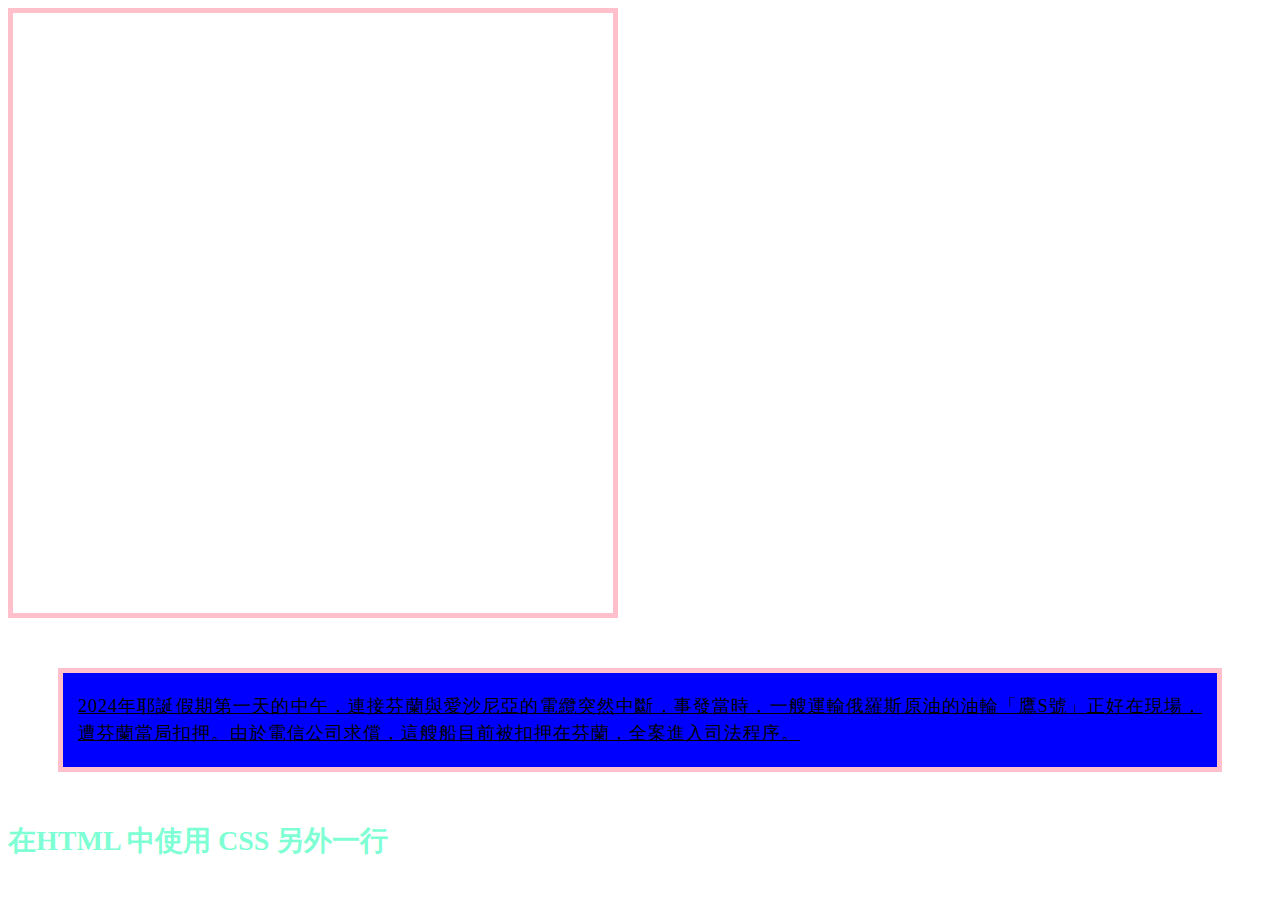
<file: index.html>
<!DOCTYPE html>
<html lang="en">

    <head>
        <meta charset="UTF-8">
        <meta name ="viewport" content="width=device-width, initail-scale=1.0">
        <title>Document</title>

        <link rel="preconnect" href="https://fonts.googleapis.com">
    
    
    <style>
        /*在這個html 檔案中，如果有用到<p> tag的話，就使用下面的 css stlyes*/
    p{
        box-sizing: border-box;
        width: 500px;
        text-align: left;
        font-size: 16px;
        line-height: 1.5;
        letter-spacing: 1px;
        background-color: lightsalmon;
        padding 20px 15px;
        border: 5px solid lightsalmon;
        margin:50px
    }
    </style>
</head>

<body>
<div
style="
width: 600px;
height: 600px;
border: 5px solid pink;"
border-radius
>
</div>
 <div style="
            text-align: justify;
            font-size: 18px;
            line-height: 1.5;
            letter-spacing:1px;
            background-color: blue;
            text-decoration: wavy 2px solid;
            text-decoration: underline;
            padding: 20px 15px 20px 15px;
            padding:20px 15px;

            border:5px solid pink;

            border-left-color: pink;
            border-left-width: 5px;
            border-left-style: solid;

            border-bottom-color: pink;
            border-bottom-width: 5px;
            border-bottom-style: solid;

            border-right-color: pink;
            border-right-width: 5px;
            border-right-style: solid;

            margin: 50px;
            ">
            2024年耶誕假期第一天的中午，連接芬蘭與愛沙尼亞的電纜突然中斷，事發當時，一艘運輸俄羅斯原油的油輪「鷹S號」正好在現場，遭芬蘭當局扣押。由於電信公司求償，這艘船目前被扣押在芬蘭，全案進入司法程序。
        </div>
    <span style="color: aquamarine;font-size: 28px;font-weight: bold;">
        在HTML 中使用 CSS
        另外一行
    </span>
    <h1></h1>
    <h2></h2>
    <h3></h3>

<body>
<div style="background-image: url(https://nickhsine.github.io/teach-at-nccu/assets/images/image-1.jpg);"
width:1023px;
height:683px;
</file>
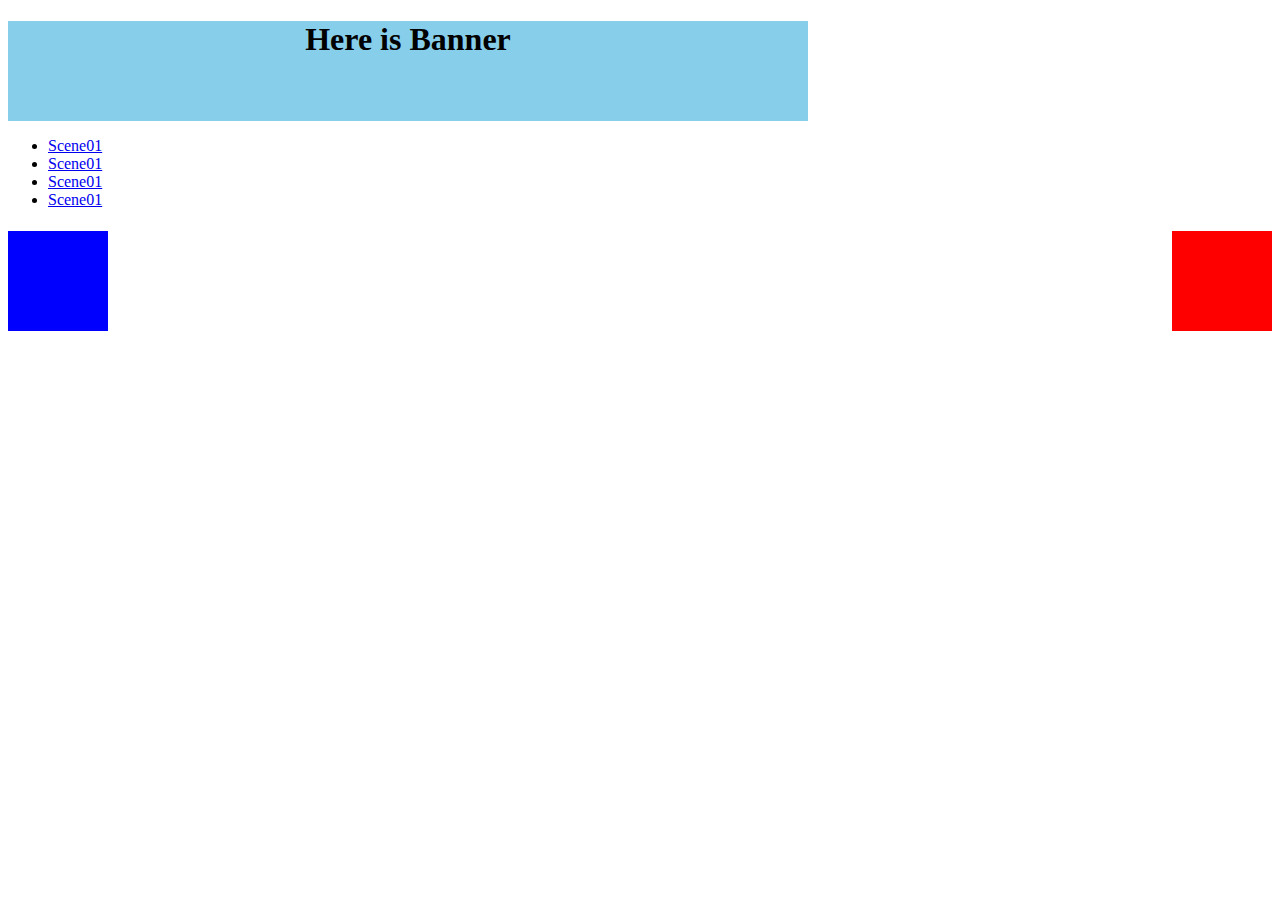
<file: as01/index.html>
<!DOCTYPE html>
<html lang="en">
<head>
    <meta charset="UTF-8">
    <meta name="viewport" content="width=device-width, initial-scale=1.0">
    <title>Document</title>
    <link rel="stylesheet" href="style.css">
    <style>
        h1{
            text-align:center;
        }
    </style>
</head>
<body>
    <div id="banner"><h1>Here is Banner</h1></div>
    <div id="nav">
        <ul>
            <li><a href="#Scene01">Scene01</a></li>
            <li><a href="#Scene02">Scene01</a></li>
            <li><a href="#Scene03">Scene01</a></li>
            <li><a href="#Scene04">Scene01</a></li>
        </ul>
    </div>
    <div id ="content">
        <section id ="Scene01"> </section>
        <section id ="Scene02"> </section>
        <section id ="Scene03" style="color:blue;text-align:center;"><h1></section>
        <section id ="Scene04"> </section>
    </div>

    <div style="background-color:lightgray;">
    <div style="float:left; width: 100px; height: 100px; background-color: blue;"></div>
    <div style="float:right; width: 100px; height: 100px; background-color: red;"></div>
</div>
</body>
</html>
</file>
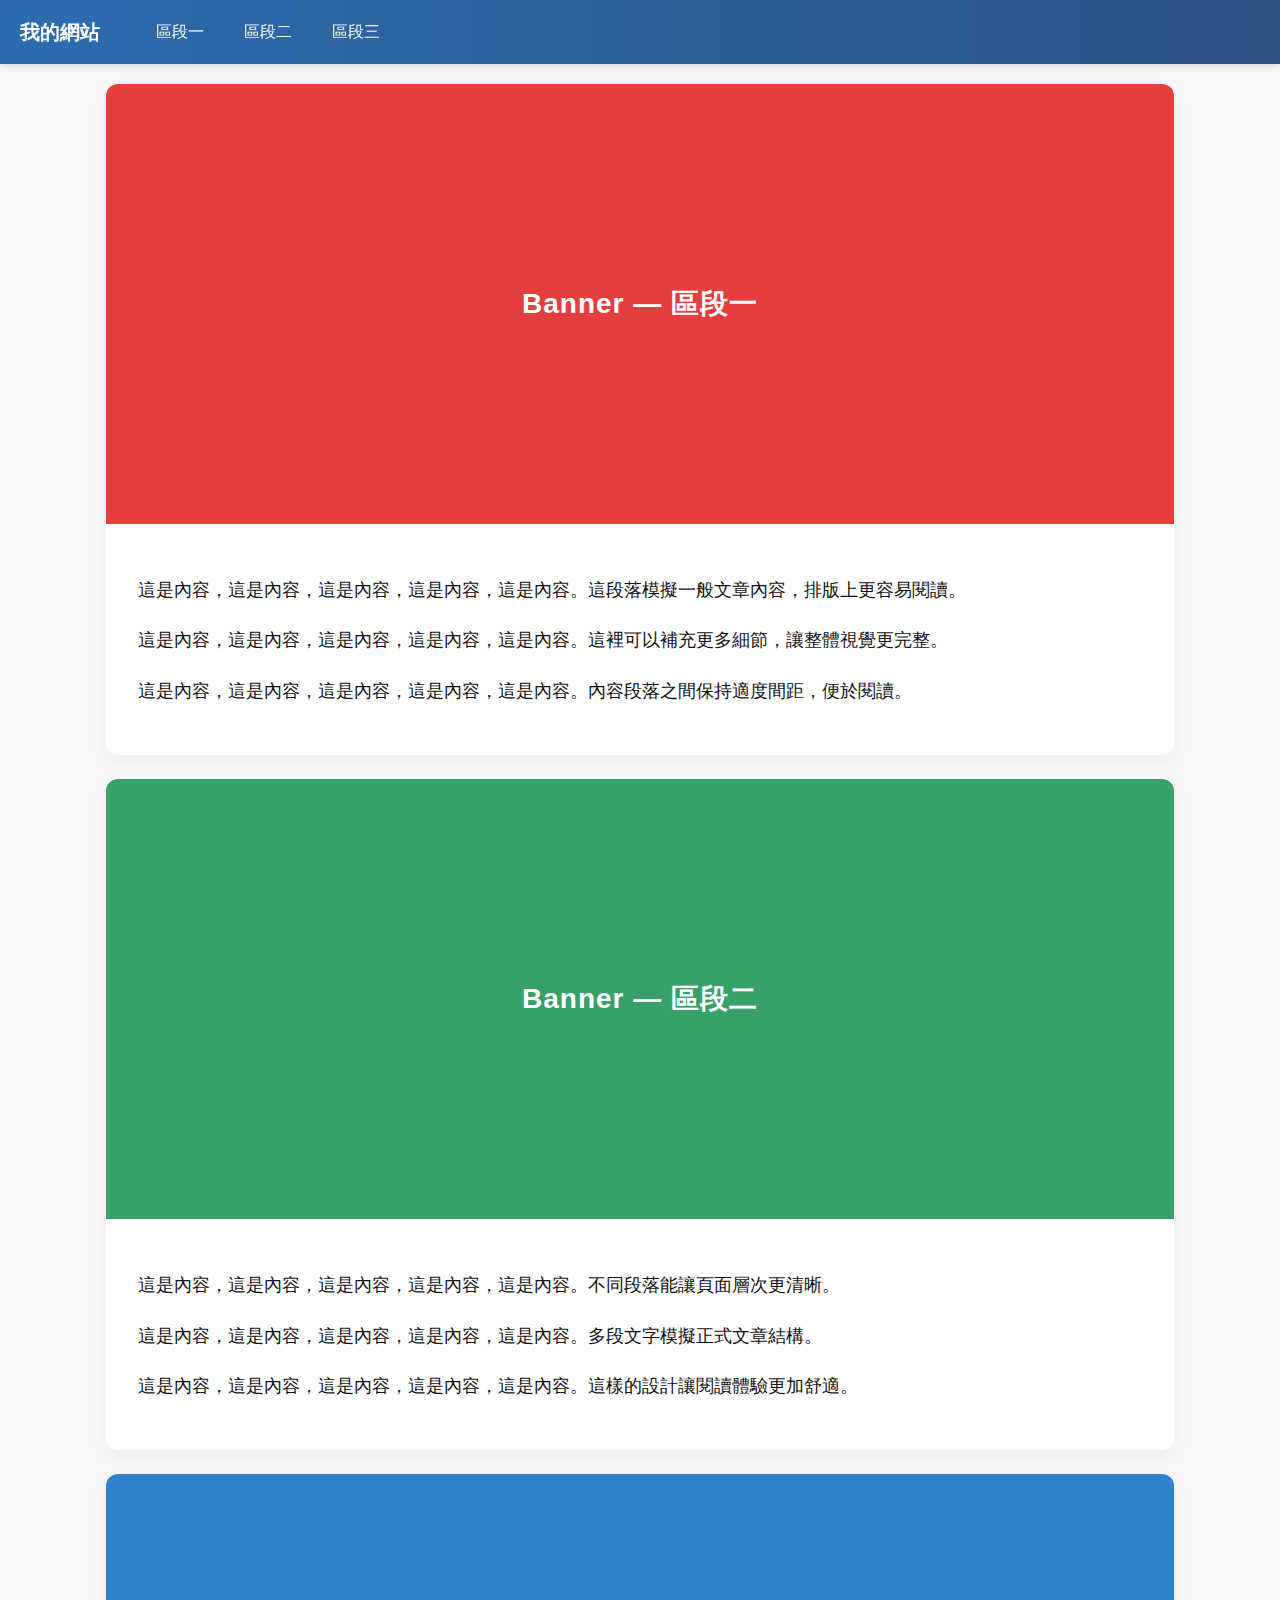
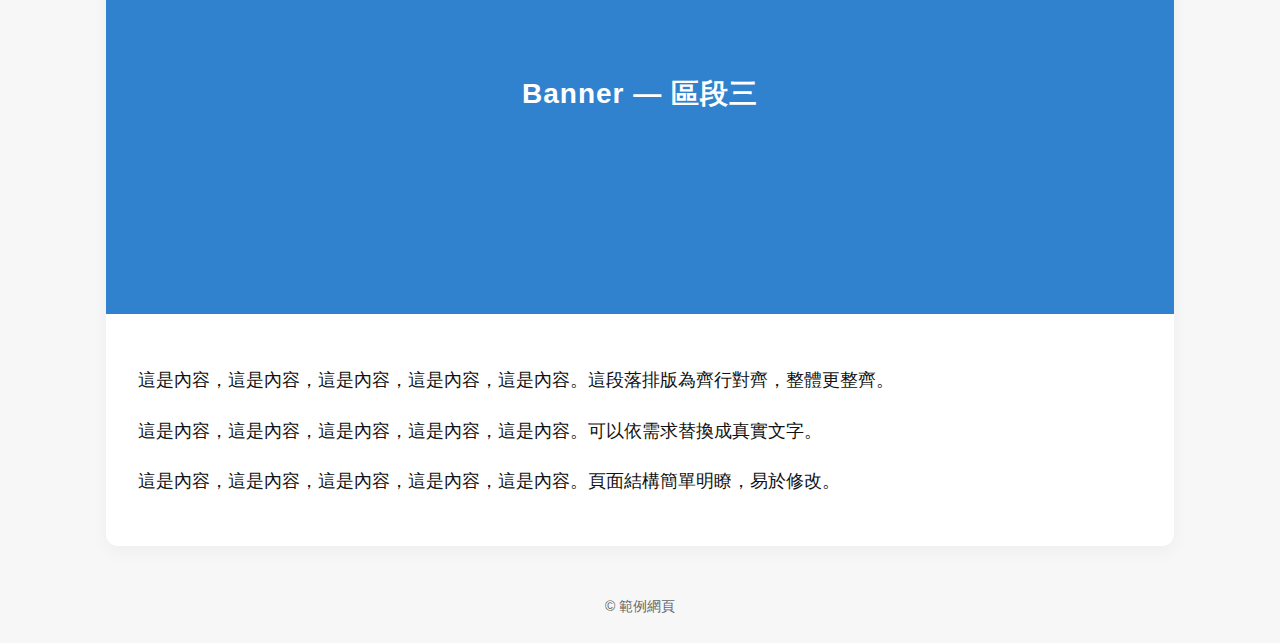
<file: as02/index.html>
<!doctype html>
<html lang="zh-Hant">
<head>
  <meta charset="utf-8">
  <meta name="viewport" content="width=device-width, initial-scale=1">
  <title>三區段範例網頁</title>
  <style>
    :root{
      --nav-height: 64px;
      --banner-height: 440px; /* 高度x2 */
      --accent: #2b6cb0;
      --bg: #f7f7f8;
      --card: #ffffff;
      --gap: 24px;
    }
    *{box-sizing: border-box}
    html {
      scroll-behavior: smooth; /* 平滑捲動 */
    }
    body{
      margin:0;
      font-family: -apple-system, BlinkMacSystemFont, "Segoe UI", Roboto, "Noto Sans TC", "Helvetica Neue", Arial;
      background: var(--bg);
      color:#111;
      line-height:1.8;
    }

    /* Navigator 置頂 */
    .nav{
      position:sticky;
      top:0;
      left:0;
      width:100%;
      height:var(--nav-height);
      background:linear-gradient(90deg,var(--accent), #2c5282);
      color:white;
      display:flex;
      align-items:center;
      padding:0 20px;
      gap:20px;
      z-index:1000;
      box-shadow:0 2px 6px rgba(10,10,10,0.12);
    }
    .nav .brand{
      font-weight:700;
      font-size:20px;
      margin-right:24px;
    }
    .nav nav{display:flex; gap:16px}
    .nav a{
      color:rgba(255,255,255,0.95);
      text-decoration:none;
      padding:8px 12px;
      border-radius:8px;
      transition: all 0.2s ease;
    }
    .nav a:hover{
      background:rgba(255,255,255,0.08);
      transform: scale(1.1);
    }

    main{max-width:1100px; margin:20px auto; padding:0 16px}
    section{background:var(--card); border-radius:12px; overflow:hidden; margin-bottom:var(--gap); box-shadow:0 6px 18px rgba(15,15,15,0.04)}

    .banner{
      height:var(--banner-height);
      display:flex;
      align-items:center;
      justify-content:center;
      font-size:28px;
      font-weight:600;
      color:white;
      letter-spacing:1px;
    }
    /* 三個不同顏色 */
    .banner.one{background:#e53e3e;}
    .banner.two{background:#38a169;}
    .banner.three{background:#3182ce;}

    .section-body{padding:32px; font-size:18px}
    .section-body p{margin-bottom:16px; text-align:justify}

    /* responsive adjustments */
    @media (max-width:768px){
      :root{--banner-height:320px; --nav-height:56px}
      .nav .brand{font-size:16px}
      .banner{font-size:20px}
      .section-body{padding:20px; font-size:16px}
    }
  </style>
</head>
<body>
  <header class="nav">
    <div class="brand">我的網站</div>
    <nav>
      <a href="#section1">區段一</a>
      <a href="#section2">區段二</a>
      <a href="#section3">區段三</a>
    </nav>
  </header>

  <main>
    <section id="section1">
      <div class="banner one">Banner — 區段一</div>
      <div class="section-body">
        <p>這是內容，這是內容，這是內容，這是內容，這是內容。這段落模擬一般文章內容，排版上更容易閱讀。</p>
        <p>這是內容，這是內容，這是內容，這是內容，這是內容。這裡可以補充更多細節，讓整體視覺更完整。</p>
        <p>這是內容，這是內容，這是內容，這是內容，這是內容。內容段落之間保持適度間距，便於閱讀。</p>
      </div>
    </section>

    <section id="section2">
      <div class="banner two">Banner — 區段二</div>
      <div class="section-body">
        <p>這是內容，這是內容，這是內容，這是內容，這是內容。不同段落能讓頁面層次更清晰。</p>
        <p>這是內容，這是內容，這是內容，這是內容，這是內容。多段文字模擬正式文章結構。</p>
        <p>這是內容，這是內容，這是內容，這是內容，這是內容。這樣的設計讓閱讀體驗更加舒適。</p>
      </div>
    </section>

    <section id="section3">
      <div class="banner three">Banner — 區段三</div>
      <div class="section-body">
        <p>這是內容，這是內容，這是內容，這是內容，這是內容。這段落排版為齊行對齊，整體更整齊。</p>
        <p>這是內容，這是內容，這是內容，這是內容，這是內容。可以依需求替換成真實文字。</p>
        <p>這是內容，這是內容，這是內容，這是內容，這是內容。頁面結構簡單明瞭，易於修改。</p>
      </div>
    </section>
  </main>

  <footer style="text-align:center; padding:24px 12px; color:#666; font-size:14px">
    © 範例網頁
  </footer>
</body>
</html>
</file>
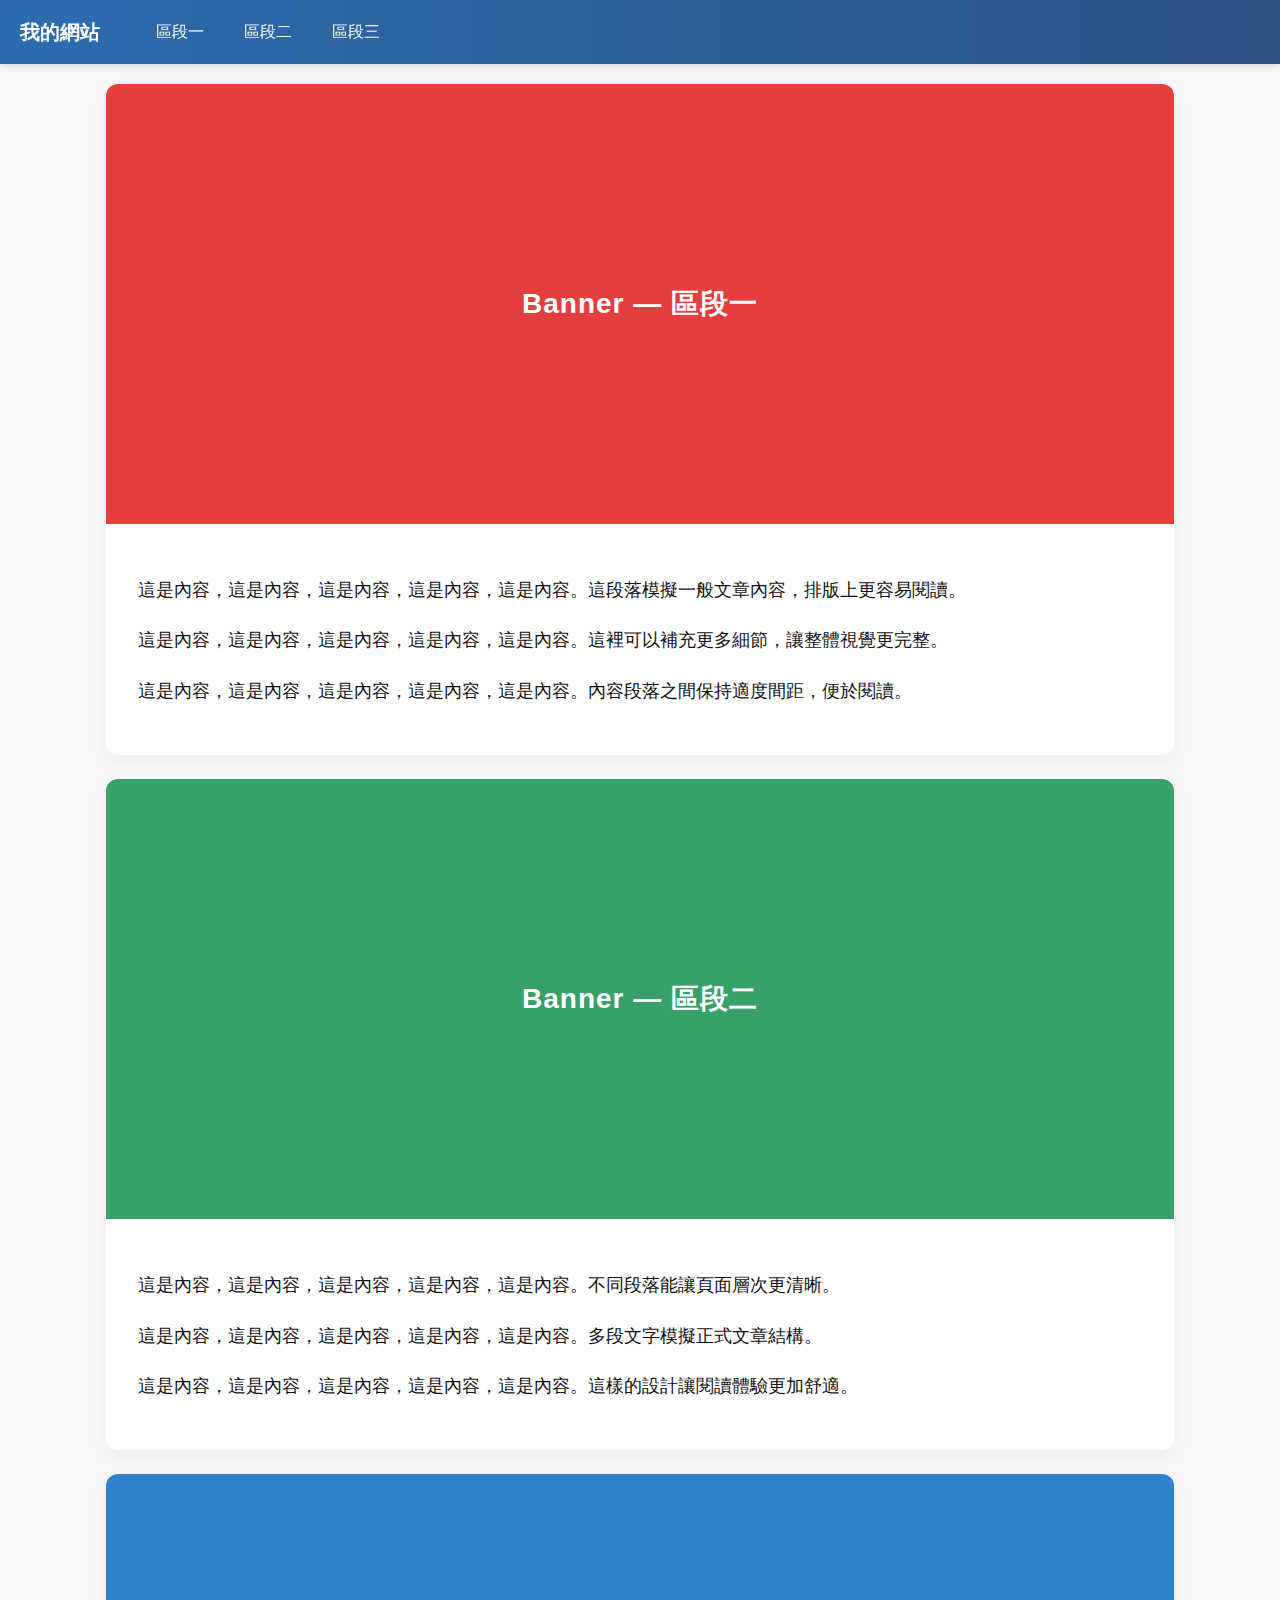
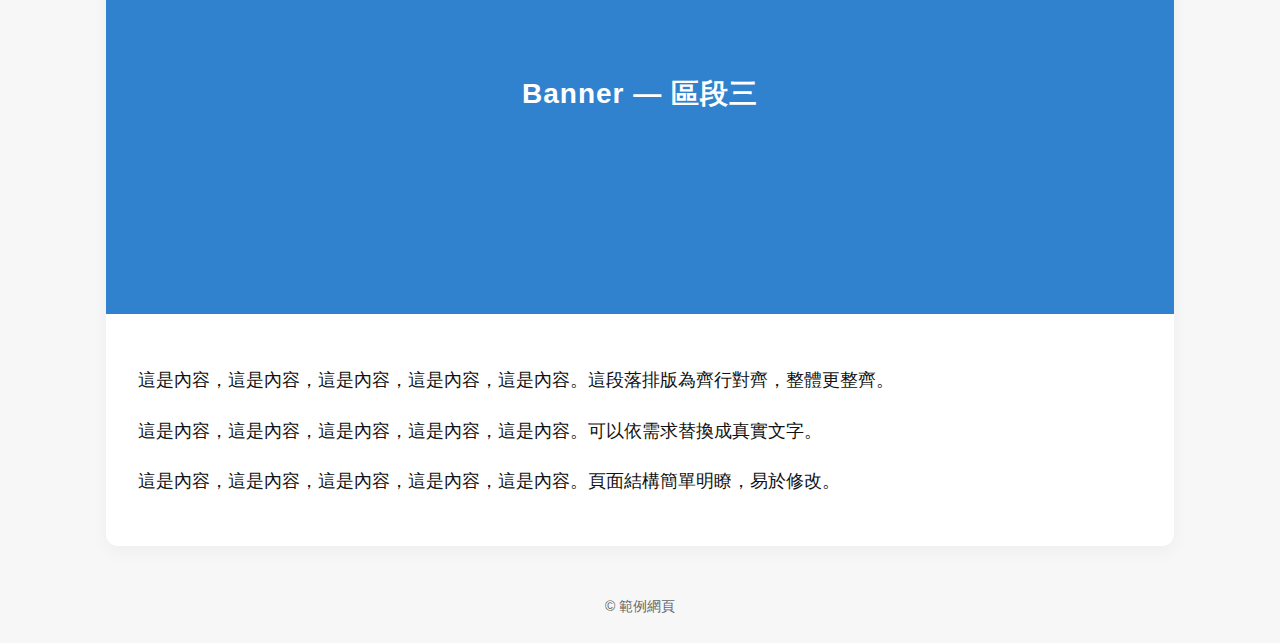
<file: as03/index.html>
<!doctype html>
<html lang="zh-Hant">
<head>
  <meta charset="utf-8">
  <meta name="viewport" content="width=device-width, initial-scale=1">
  <title>三區段範例網頁</title>
  <style>
    :root{
      --nav-height: 64px;
      --banner-height: 440px; /* 高度x2 */
      --accent: #2b6cb0;
      --bg: #f7f7f8;
      --card: #ffffff;
      --gap: 24px;
    }
    *{box-sizing: border-box}
    html {
      scroll-behavior: smooth; /* 平滑捲動 */
    }
    body{
      margin:0;
      font-family: -apple-system, BlinkMacSystemFont, "Segoe UI", Roboto, "Noto Sans TC", "Helvetica Neue", Arial;
      background: var(--bg);
      color:#111;
      line-height:1.8;
    }

    /* Navigator 置頂 */
    .nav{
      position:sticky;
      top:0;
      left:0;
      width:100%;
      height:var(--nav-height);
      background:linear-gradient(90deg,var(--accent), #2c5282);
      color:white;
      display:flex;
      align-items:center;
      padding:0 20px;
      gap:20px;
      z-index:1000;
      box-shadow:0 2px 6px rgba(10,10,10,0.12);
    }
    .nav .brand{
      font-weight:700;
      font-size:20px;
      margin-right:24px;
    }
    .nav nav{display:flex; gap:16px}
    .nav a{
      color:rgba(255,255,255,0.95);
      text-decoration:none;
      padding:8px 12px;
      border-radius:8px;
      transition: all 0.2s ease;
    }
    .nav a:hover{
      background:rgba(255,255,255,0.08);
      transform: scale(1.1);
    }

    main{max-width:1100px; margin:20px auto; padding:0 16px}
    section{background:var(--card); border-radius:12px; overflow:hidden; margin-bottom:var(--gap); box-shadow:0 6px 18px rgba(15,15,15,0.04)}

    .banner{
      height:var(--banner-height);
      display:flex;
      align-items:center;
      justify-content:center;
      font-size:28px;
      font-weight:600;
      color:white;
      letter-spacing:1px;
    }
    /* 三個不同顏色 */
    .banner.one{background:#e53e3e;}
    .banner.two{background:#38a169;}
    .banner.three{background:#3182ce;}

    .section-body{padding:32px; font-size:18px}
    .section-body p{margin-bottom:16px; text-align:justify}

    /* responsive adjustments */
    @media (max-width:768px){
      :root{--banner-height:320px; --nav-height:56px}
      .nav .brand{font-size:16px}
      .banner{font-size:20px}
      .section-body{padding:20px; font-size:16px}
    }
  </style>
</head>
<body>
  <header class="nav">
    <div class="brand">我的網站</div>
    <nav>
      <a href="#section1">區段一</a>
      <a href="#section2">區段二</a>
      <a href="#section3">區段三</a>
    </nav>
  </header>

  <main>
    <section id="section1">
      <div class="banner one">Banner — 區段一</div>
      <div class="section-body">
        <p>這是內容，這是內容，這是內容，這是內容，這是內容。這段落模擬一般文章內容，排版上更容易閱讀。</p>
        <p>這是內容，這是內容，這是內容，這是內容，這是內容。這裡可以補充更多細節，讓整體視覺更完整。</p>
        <p>這是內容，這是內容，這是內容，這是內容，這是內容。內容段落之間保持適度間距，便於閱讀。</p>
      </div>
    </section>

    <section id="section2">
      <div class="banner two">Banner — 區段二</div>
      <div class="section-body">
        <p>這是內容，這是內容，這是內容，這是內容，這是內容。不同段落能讓頁面層次更清晰。</p>
        <p>這是內容，這是內容，這是內容，這是內容，這是內容。多段文字模擬正式文章結構。</p>
        <p>這是內容，這是內容，這是內容，這是內容，這是內容。這樣的設計讓閱讀體驗更加舒適。</p>
      </div>
    </section>

    <section id="section3">
      <div class="banner three">Banner — 區段三</div>
      <div class="section-body">
        <p>這是內容，這是內容，這是內容，這是內容，這是內容。這段落排版為齊行對齊，整體更整齊。</p>
        <p>這是內容，這是內容，這是內容，這是內容，這是內容。可以依需求替換成真實文字。</p>
        <p>這是內容，這是內容，這是內容，這是內容，這是內容。頁面結構簡單明瞭，易於修改。</p>
      </div>
    </section>
  </main>

  <footer style="text-align:center; padding:24px 12px; color:#666; font-size:14px">
    © 範例網頁
  </footer>
</body>
</html>
</file>
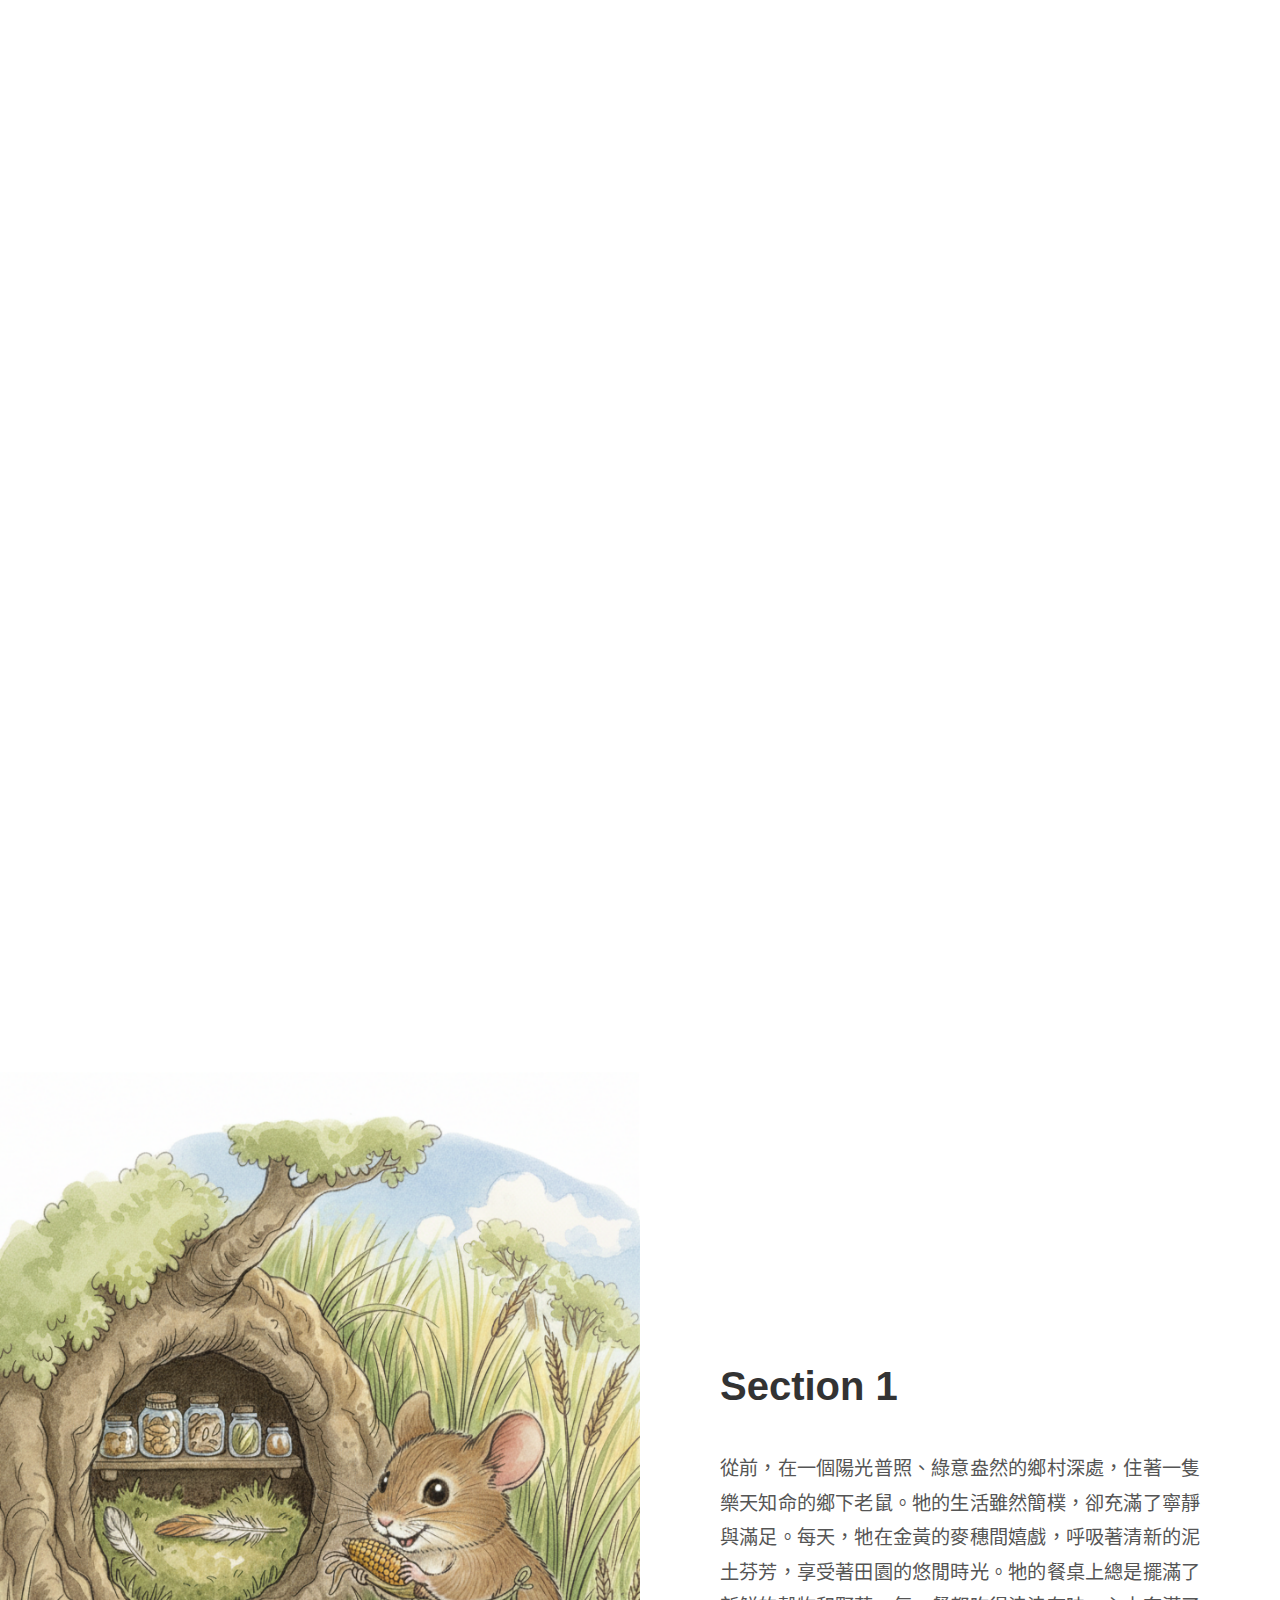
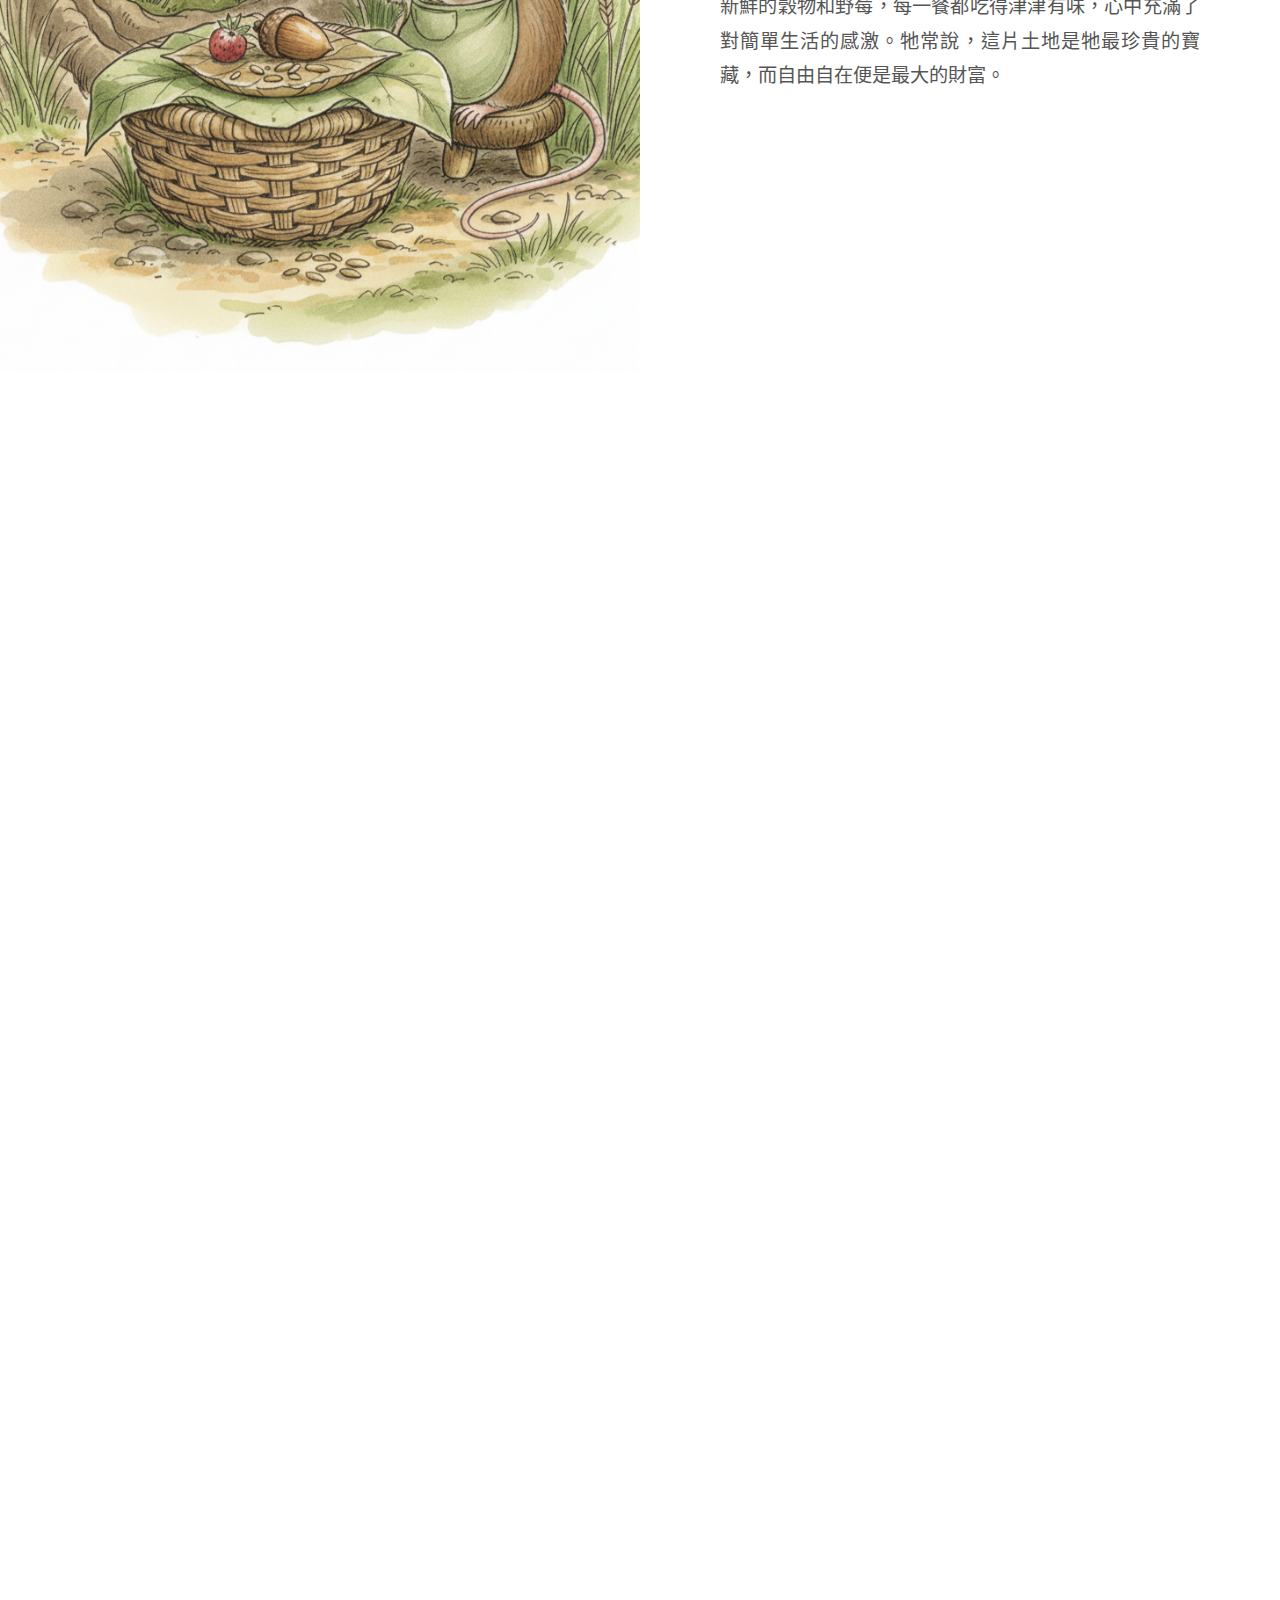
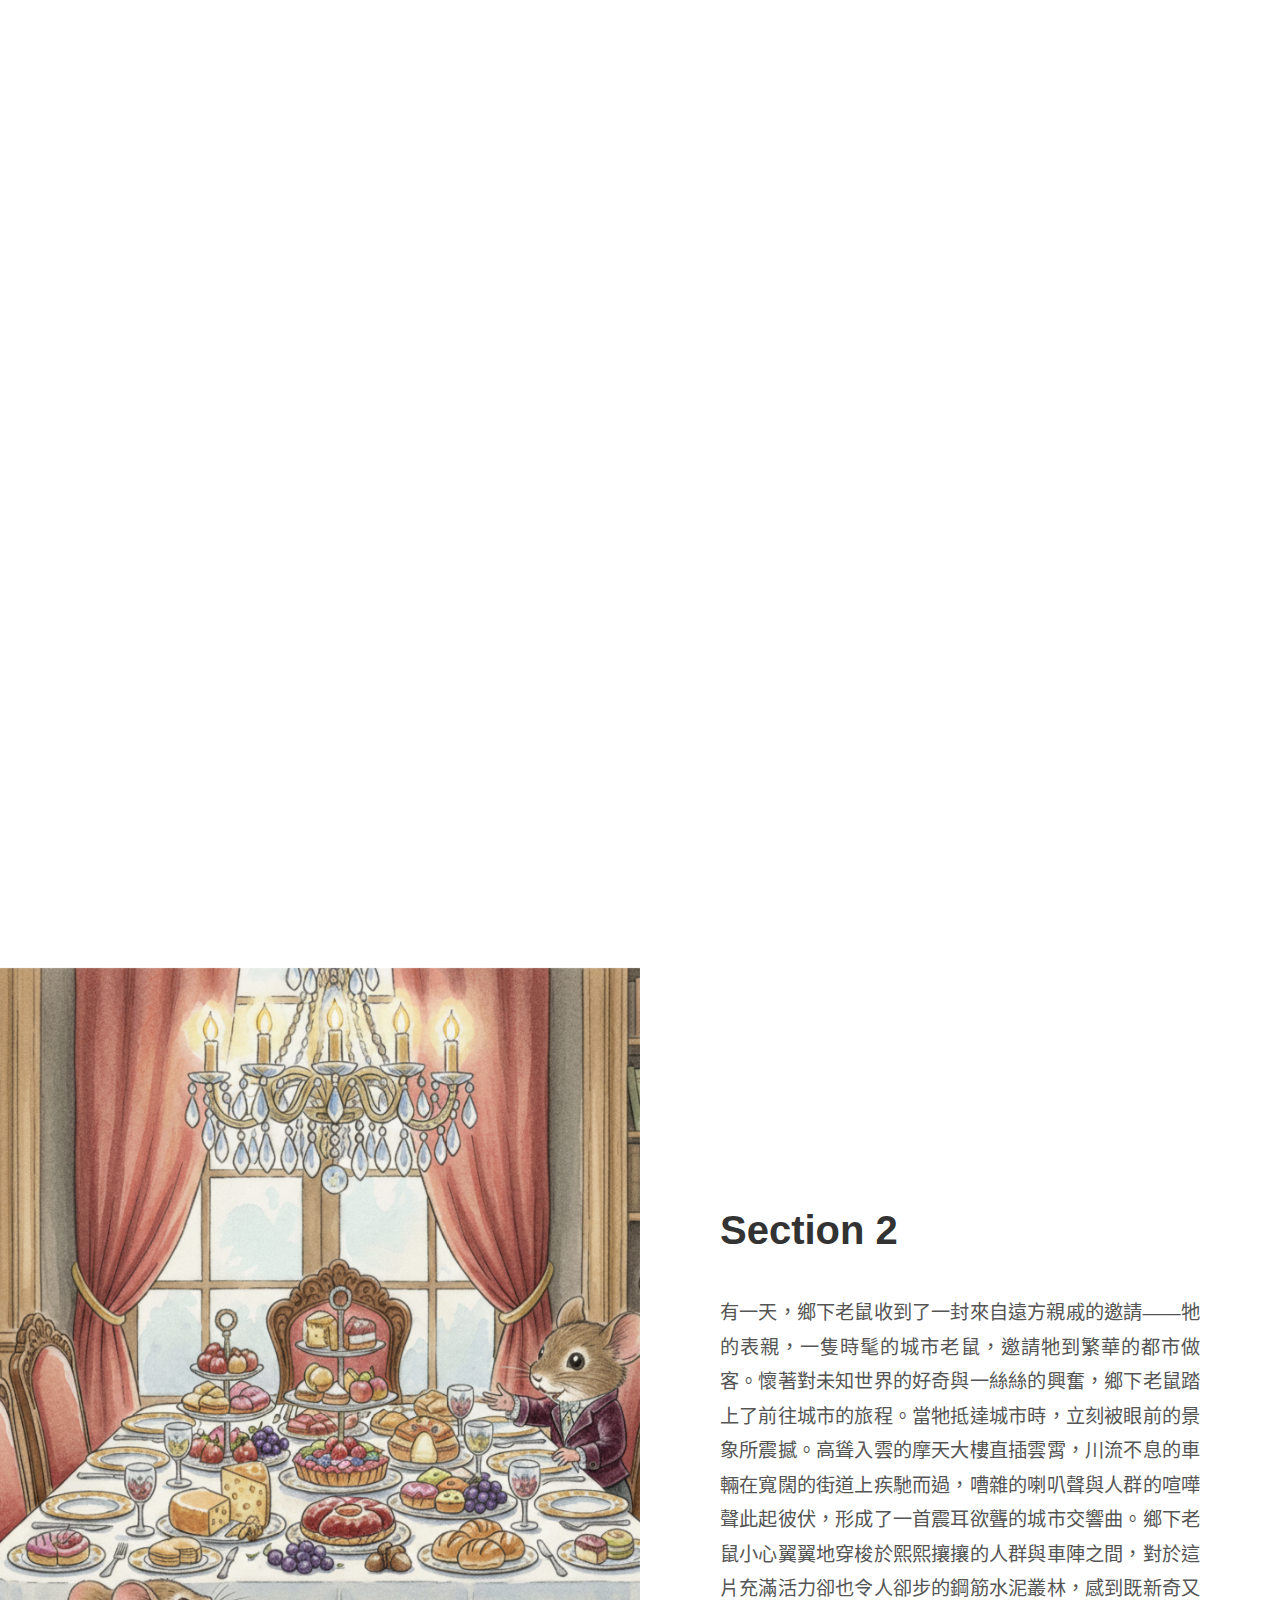
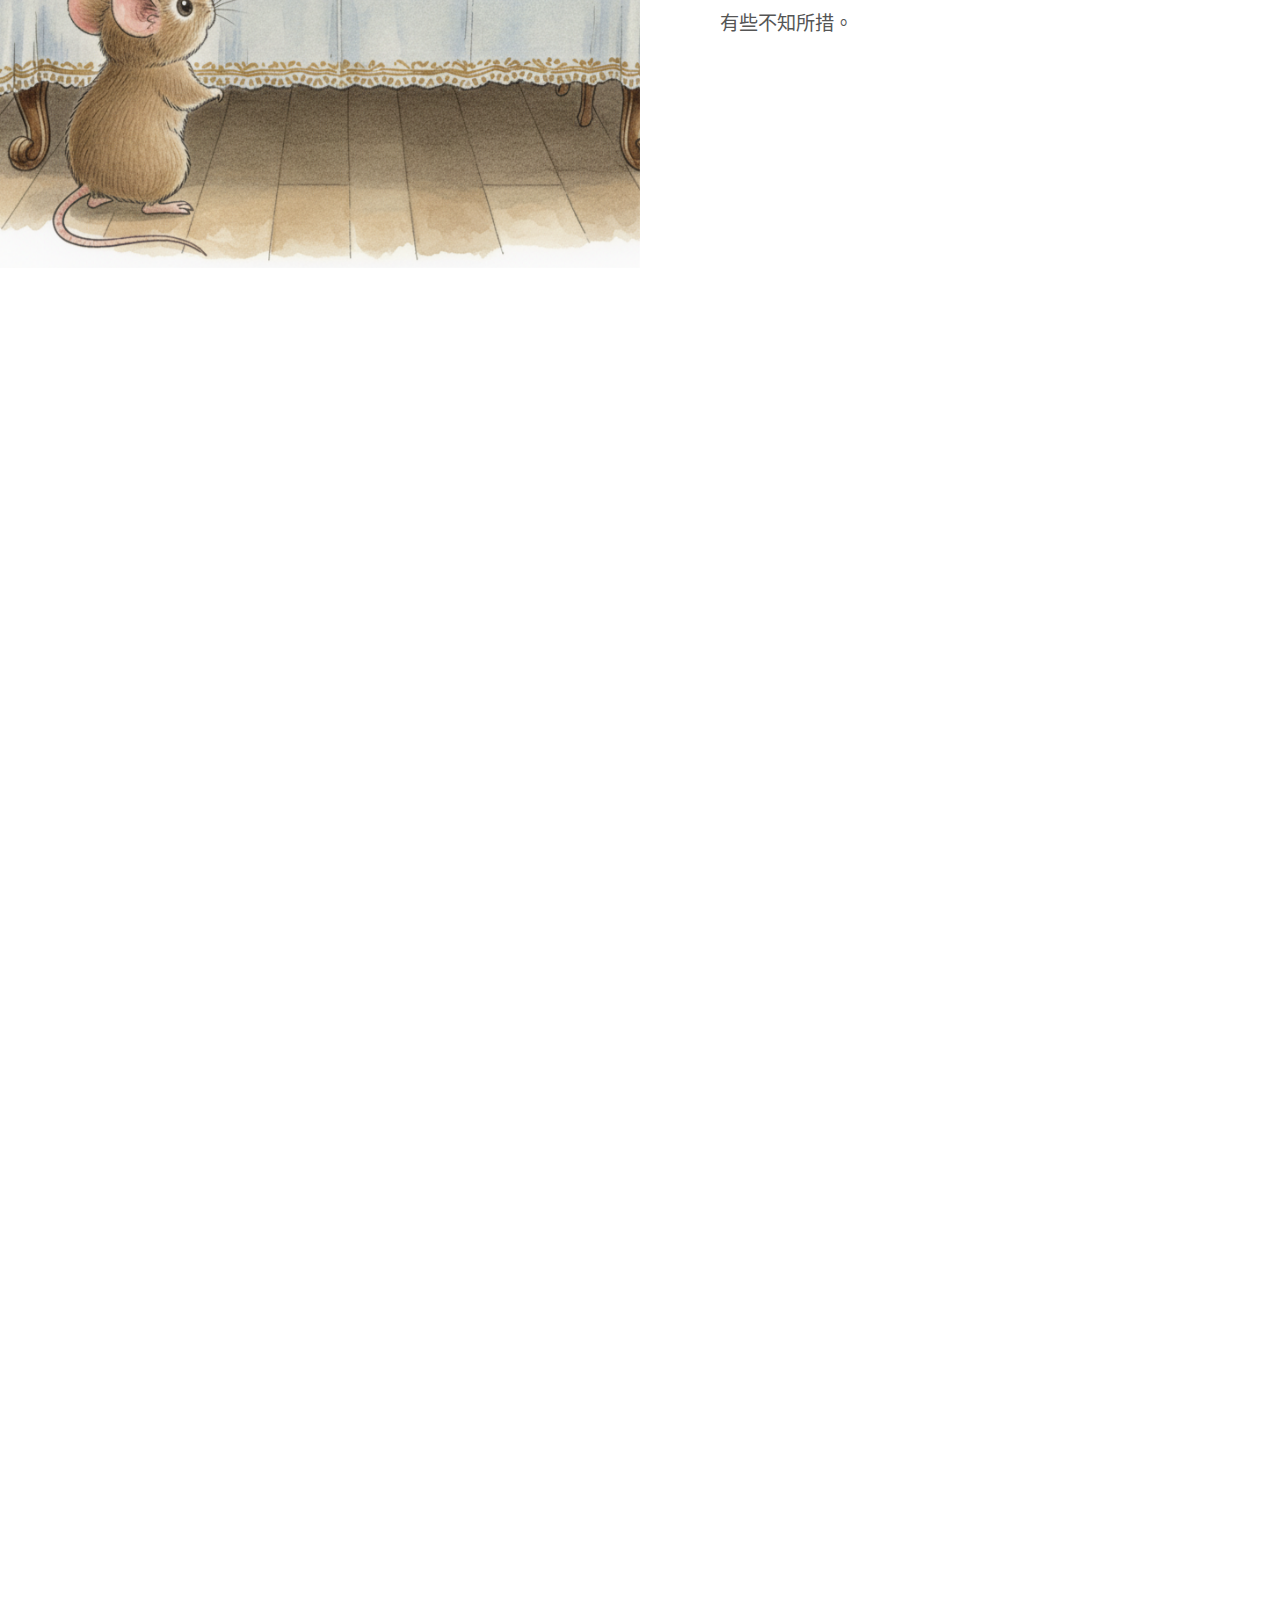
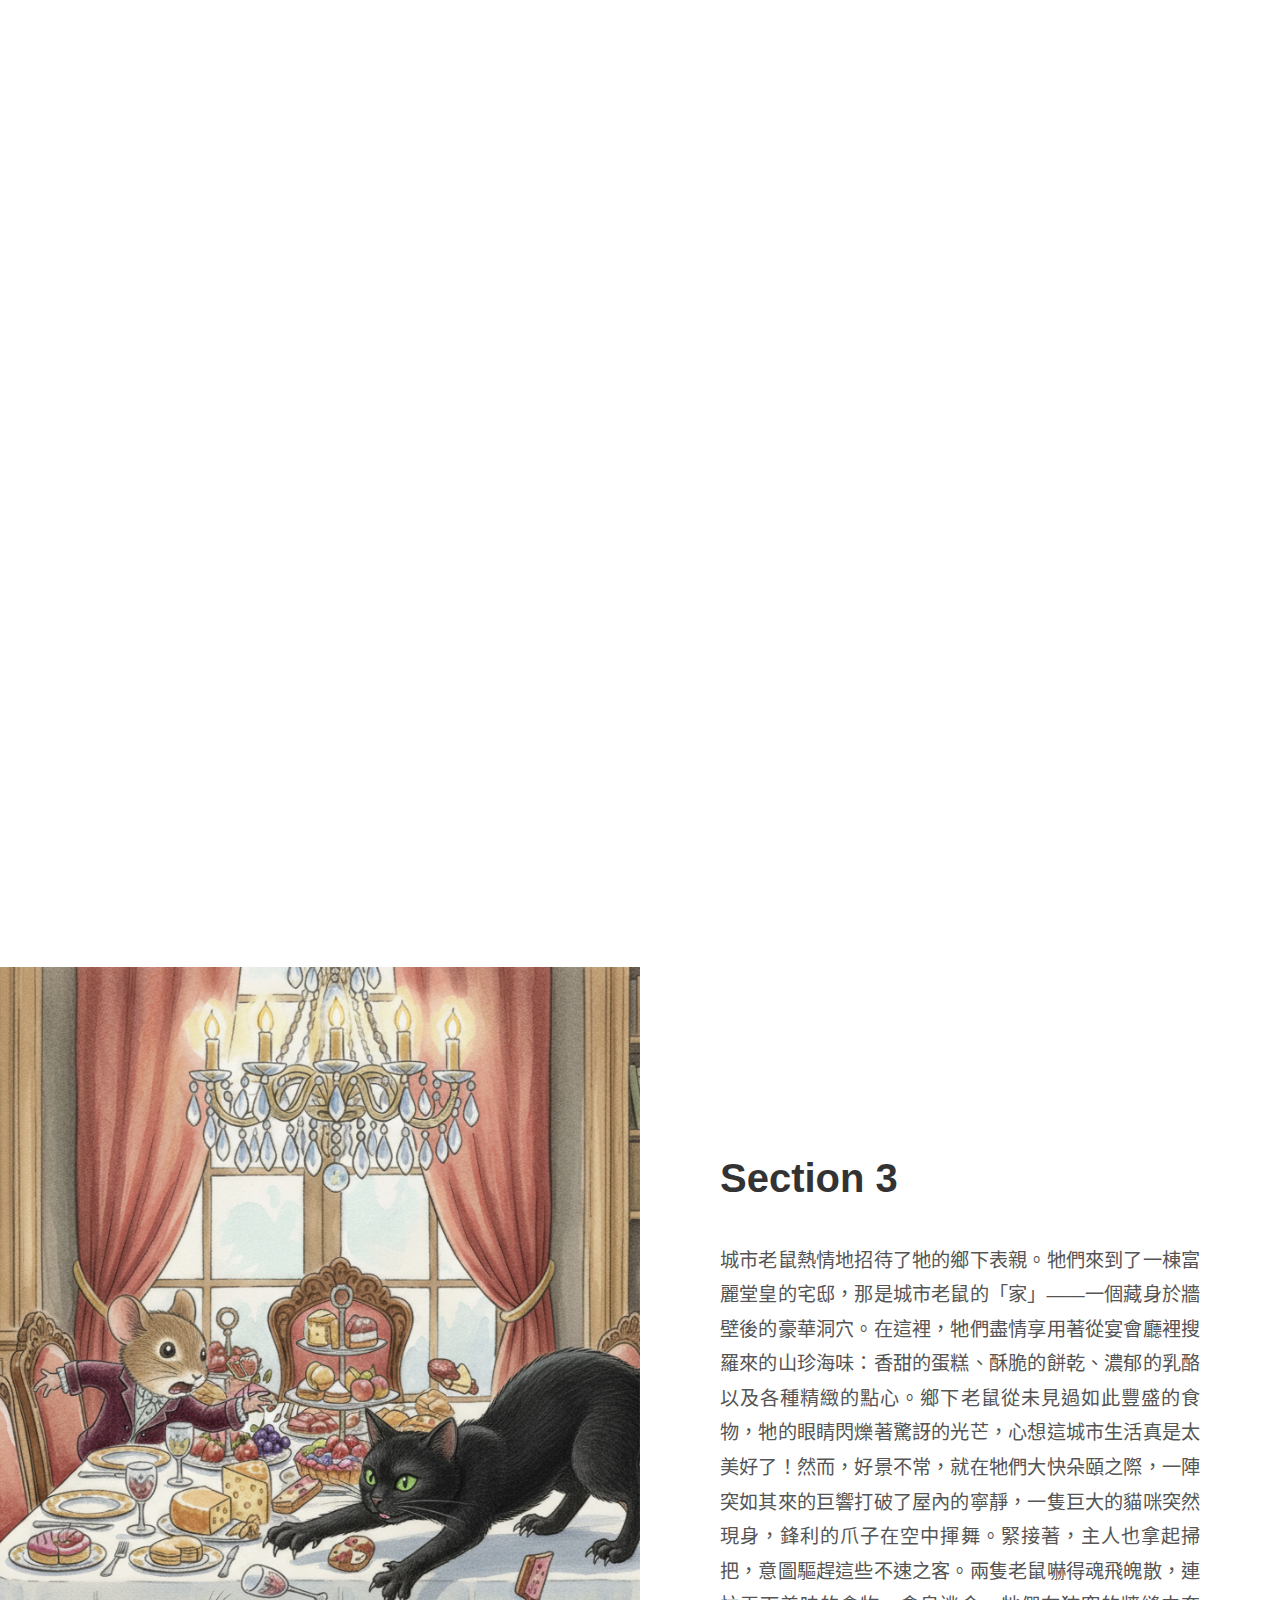
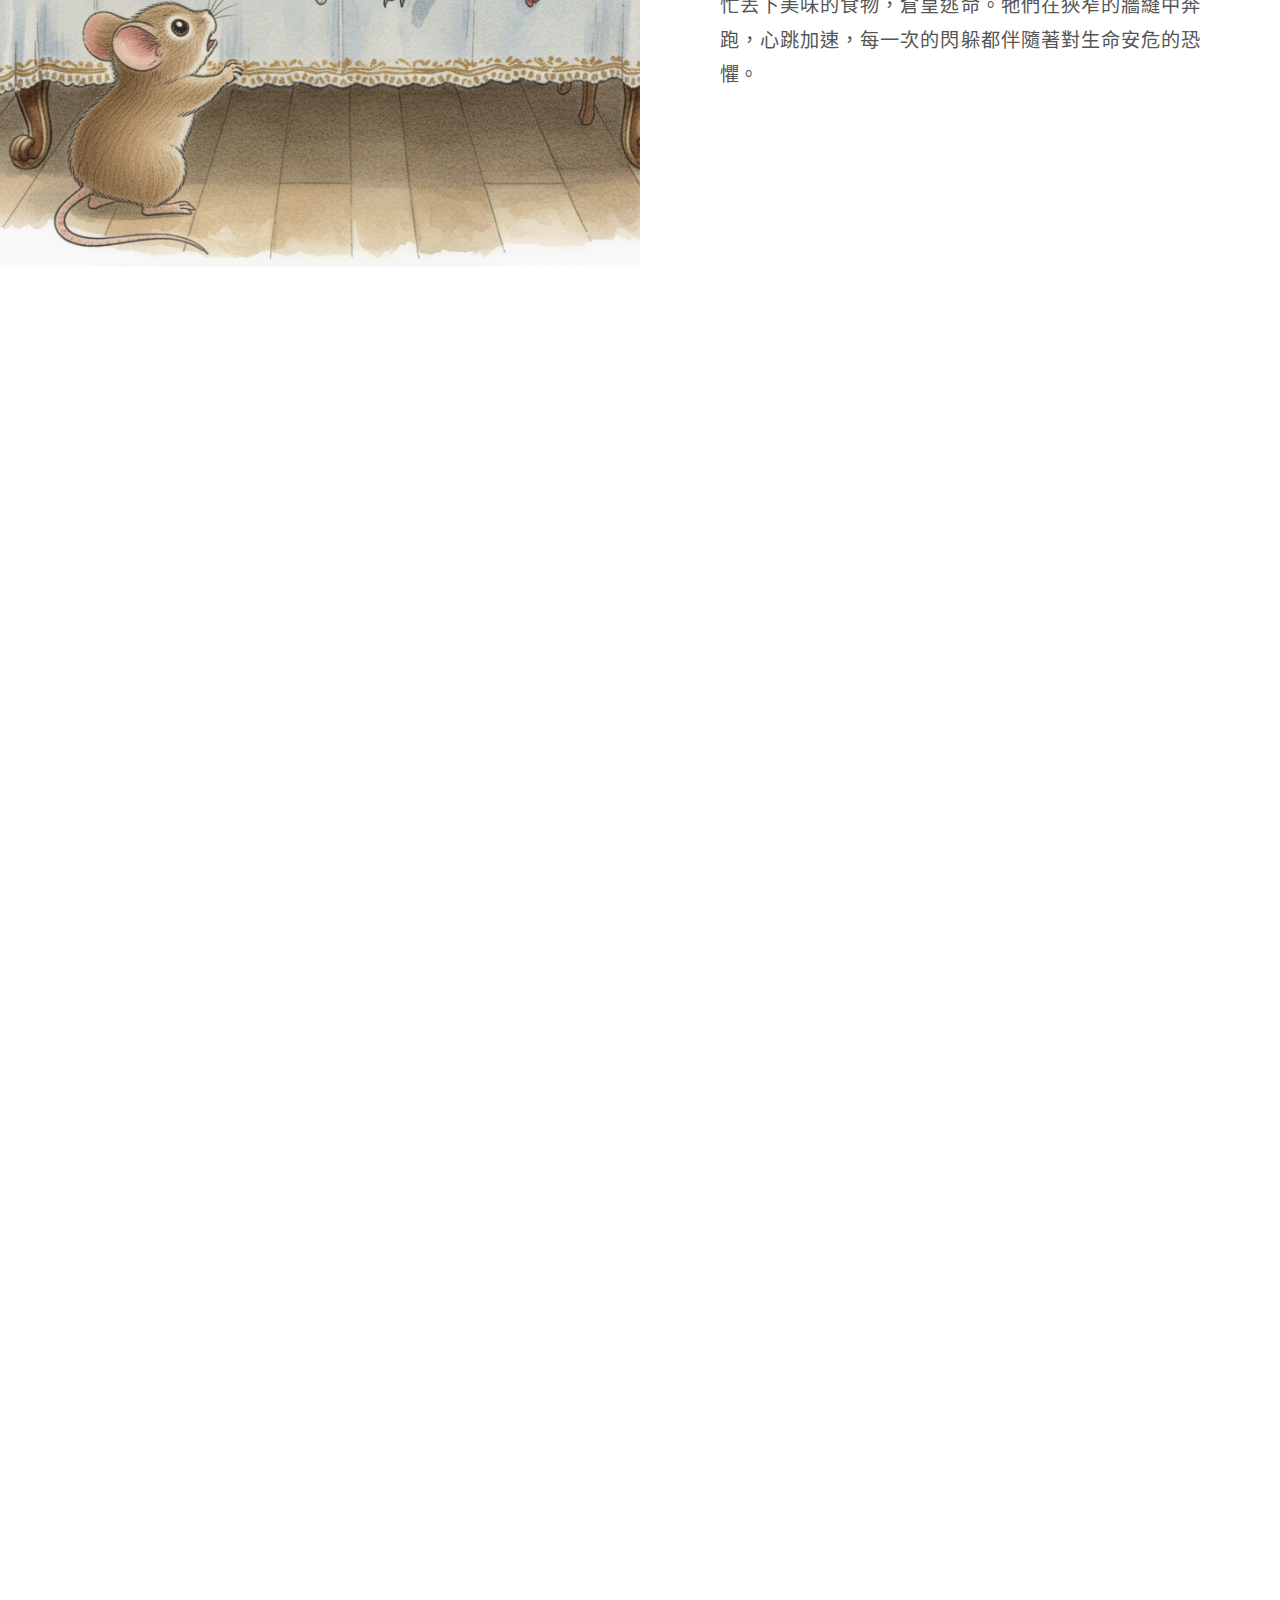
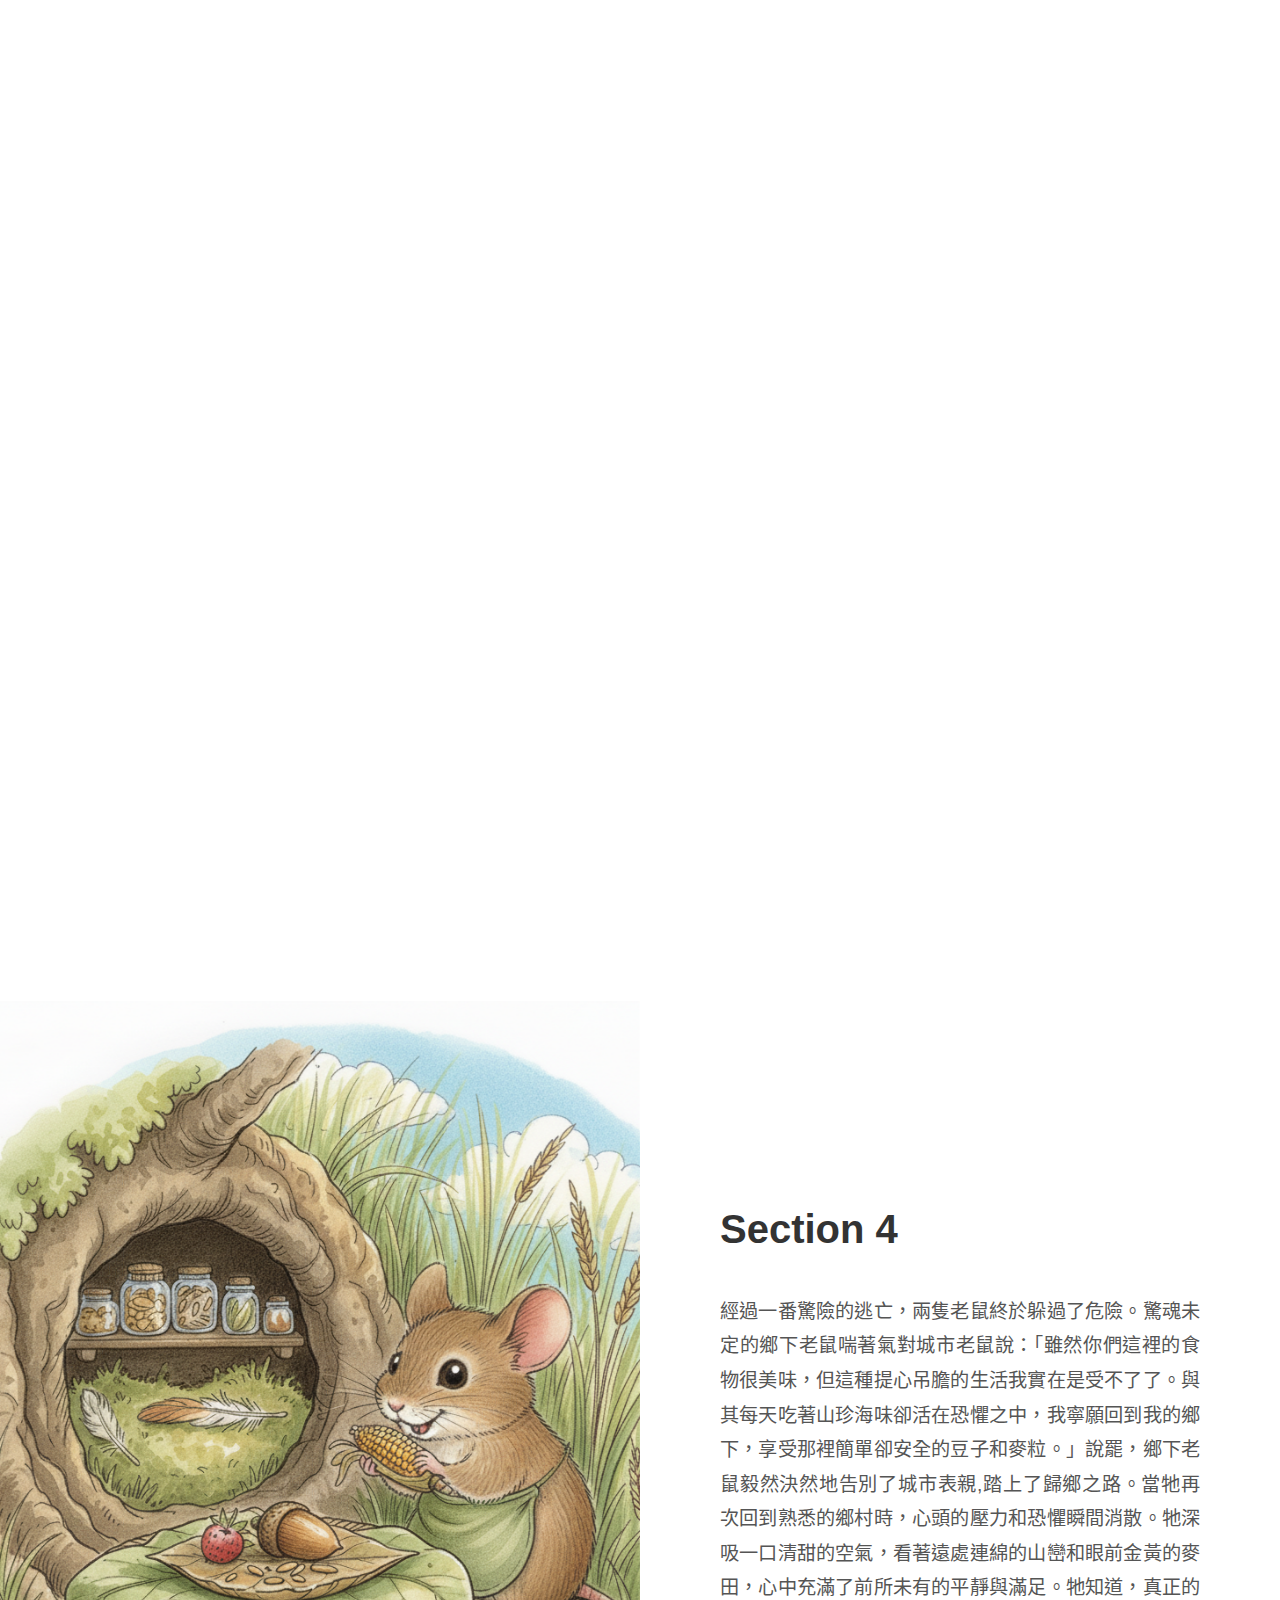
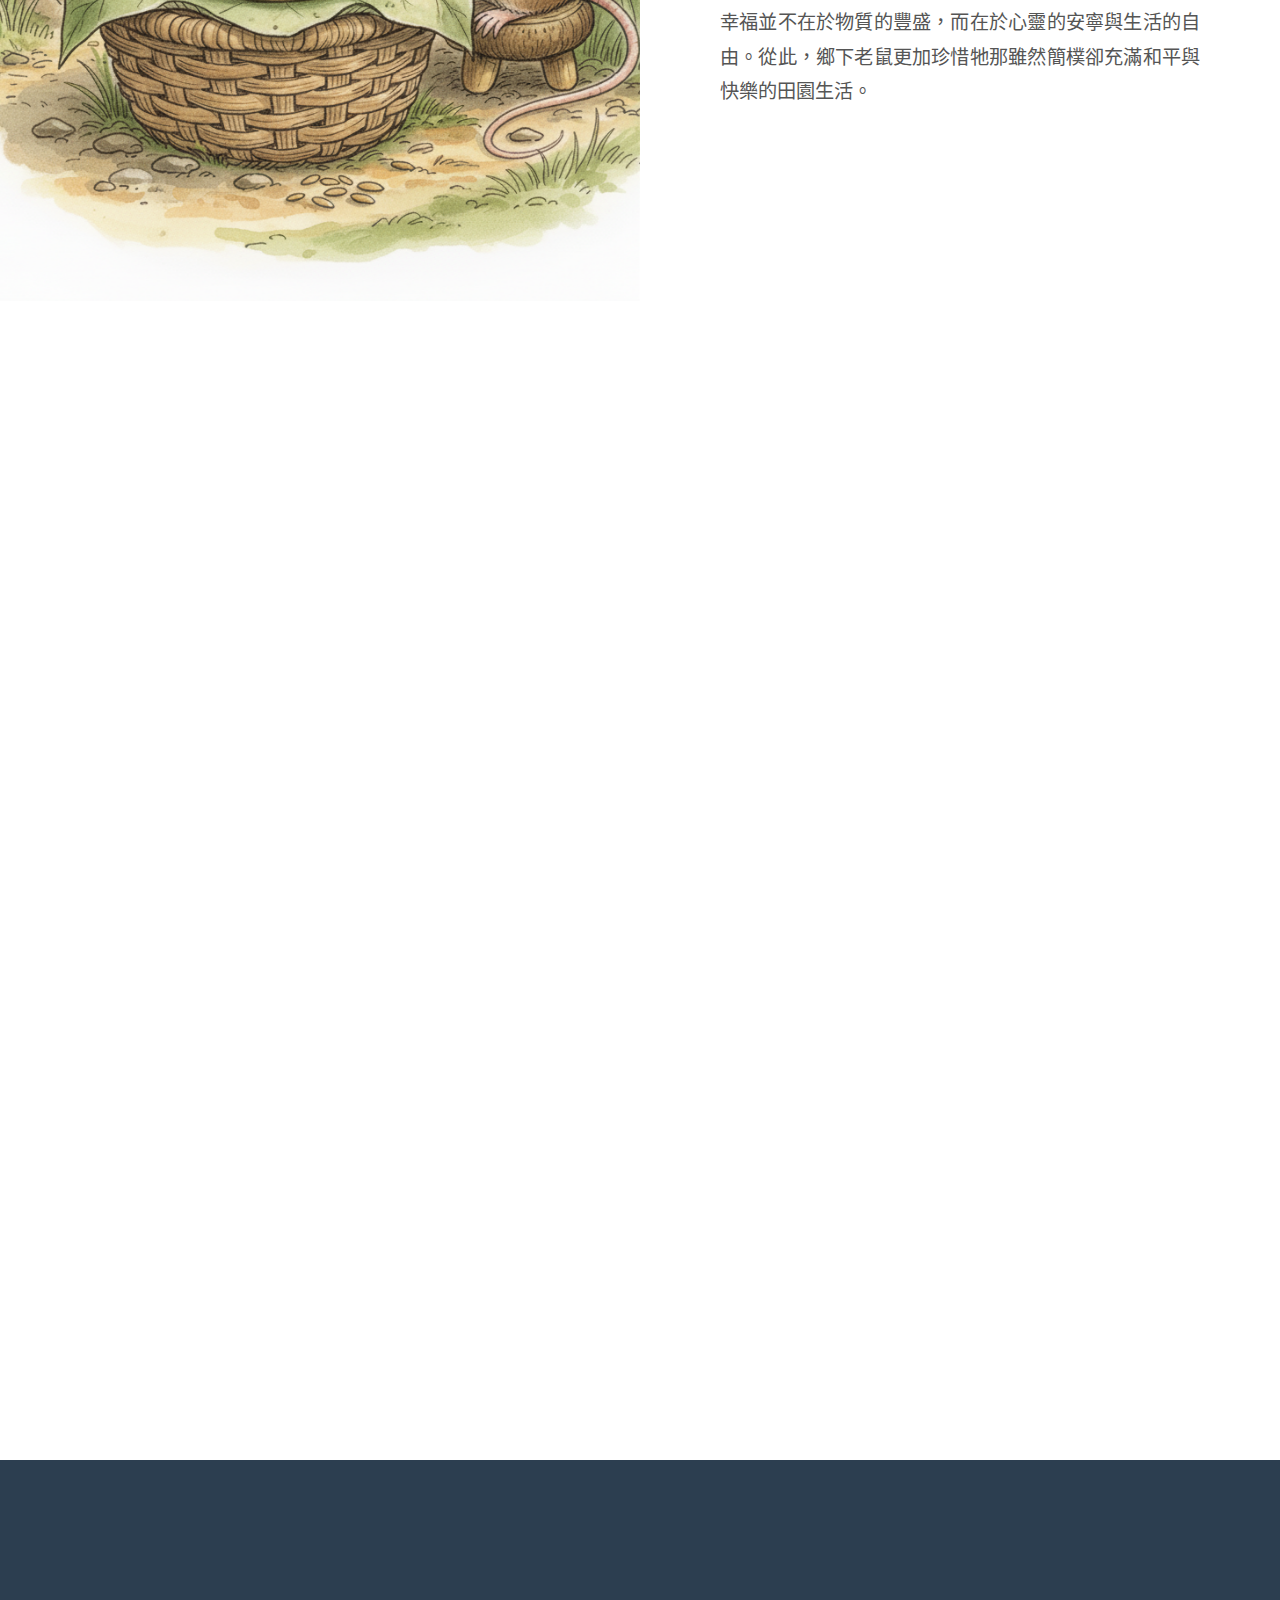
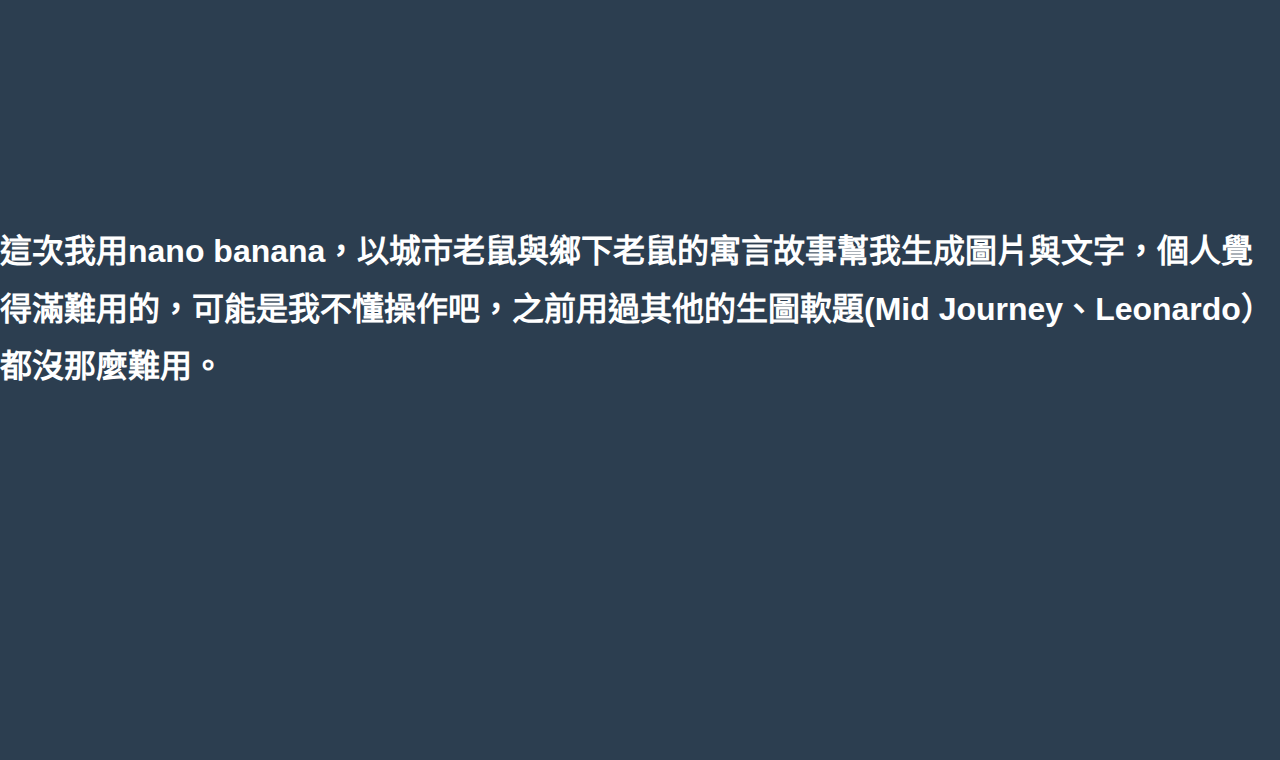
<file: as04/index.html>
<!DOCTYPE html>
<html lang="zh-TW">
<head>
    <meta charset="UTF-8">
    <meta name="viewport" content="width=device-width, initial-scale=1.0">
    <title>鄉下老鼠與城市老鼠</title>
    <style>
        * {
            margin: 0;
            padding: 0;
            box-sizing: border-box;
        }

        body {
            font-family: 'Microsoft JhengHei', sans-serif;
            line-height: 1.8;
        }

        .section {
            display: flex;
            min-height: 100vh;
            align-items: center;
        }

        .image-container {
            width: 50%;
            height: 100vh;
            position: sticky;
            top: 0;
            background-position: center;
            background-repeat: no-repeat;
            background-size: cover;
        }

        .text-container {
            width: 50%;
            padding: 60px 80px;
            padding-top: 150vh;
            padding-bottom: 150vh;
            background-color: #fff;
        }

        .text-container h1 {
            font-size: 2.5rem;
            margin-bottom: 30px;
            color: #333;
        }

        .text-container p {
            font-size: 1.2rem;
            color: #555;
            text-align: justify;
        }

        #section1 .image-container {
            background-image: url("mouse1.png");
        }

        #section2 .image-container {
            background-image: url("mouse2.png");
        }

        #section3 .image-container {
            background-image: url("mouse3.png");
        }

        #section4 .image-container {
            background-image: url("mouse4.png");
        }

        .footer {
            width: 100%;
            height: 100vh;
            background-color: #2c3e50;
            display: flex;
            align-items: center;
            justify-content: center;
            color: white;
            font-size: 2rem;
            font-weight: bold;
        }

        /* 響應式設計 */
        @media (max-width: 768px) {
            .section {
                flex-direction: column;
            }

            .image-container,
            .text-container {
                width: 100%;
            }

            .image-container {
                height: 50vh;
                position: relative;
            }

            .text-container {
                padding: 40px 30px;
            }

            .text-container h1 {
                font-size: 2rem;
            }

            .text-container p {
                font-size: 1rem;
            }
        }
    </style>
</head>
<body>

<section id="section1" class="section">
    <div class="image-container"></div>
    <div class="text-container">
        <h1>Section 1</h1>
        <p>從前，在一個陽光普照、綠意盎然的鄉村深處，住著一隻樂天知命的鄉下老鼠。牠的生活雖然簡樸，卻充滿了寧靜與滿足。每天，牠在金黃的麥穗間嬉戲，呼吸著清新的泥土芬芳，享受著田園的悠閒時光。牠的餐桌上總是擺滿了新鮮的穀物和野莓，每一餐都吃得津津有味，心中充滿了對簡單生活的感激。牠常說，這片土地是牠最珍貴的寶藏，而自由自在便是最大的財富。</p>
    </div>
</section>

<section id="section2" class="section">
    <div class="image-container"></div>
    <div class="text-container">
        <h1>Section 2</h1>
        <p>有一天，鄉下老鼠收到了一封來自遠方親戚的邀請——牠的表親，一隻時髦的城市老鼠，邀請牠到繁華的都市做客。懷著對未知世界的好奇與一絲絲的興奮，鄉下老鼠踏上了前往城市的旅程。當牠抵達城市時，立刻被眼前的景象所震撼。高聳入雲的摩天大樓直插雲霄，川流不息的車輛在寬闊的街道上疾馳而過，嘈雜的喇叭聲與人群的喧嘩聲此起彼伏，形成了一首震耳欲聾的城市交響曲。鄉下老鼠小心翼翼地穿梭於熙熙攘攘的人群與車陣之間，對於這片充滿活力卻也令人卻步的鋼筋水泥叢林，感到既新奇又有些不知所措。</p>
    </div>
</section>

<section id="section3" class="section">
    <div class="image-container"></div>
    <div class="text-container">
        <h1>Section 3</h1>
        <p>城市老鼠熱情地招待了牠的鄉下表親。牠們來到了一棟富麗堂皇的宅邸，那是城市老鼠的「家」——一個藏身於牆壁後的豪華洞穴。在這裡，牠們盡情享用著從宴會廳裡搜羅來的山珍海味：香甜的蛋糕、酥脆的餅乾、濃郁的乳酪以及各種精緻的點心。鄉下老鼠從未見過如此豐盛的食物，牠的眼睛閃爍著驚訝的光芒，心想這城市生活真是太美好了！然而，好景不常，就在牠們大快朵頤之際，一陣突如其來的巨響打破了屋內的寧靜，一隻巨大的貓咪突然現身，鋒利的爪子在空中揮舞。緊接著，主人也拿起掃把，意圖驅趕這些不速之客。兩隻老鼠嚇得魂飛魄散，連忙丟下美味的食物，倉皇逃命。牠們在狹窄的牆縫中奔跑，心跳加速，每一次的閃躲都伴隨著對生命安危的恐懼。</p>
    </div>
</section>

<section id="section4" class="section">
    <div class="image-container"></div>
    <div class="text-container">
        <h1>Section 4</h1>
        <p>經過一番驚險的逃亡，兩隻老鼠終於躲過了危險。驚魂未定的鄉下老鼠喘著氣對城市老鼠說：「雖然你們這裡的食物很美味，但這種提心吊膽的生活我實在是受不了了。與其每天吃著山珍海味卻活在恐懼之中，我寧願回到我的鄉下，享受那裡簡單卻安全的豆子和麥粒。」說罷，鄉下老鼠毅然決然地告別了城市表親,踏上了歸鄉之路。當牠再次回到熟悉的鄉村時，心頭的壓力和恐懼瞬間消散。牠深吸一口清甜的空氣，看著遠處連綿的山巒和眼前金黃的麥田，心中充滿了前所未有的平靜與滿足。牠知道，真正的幸福並不在於物質的豐盛，而在於心靈的安寧與生活的自由。從此，鄉下老鼠更加珍惜牠那雖然簡樸卻充滿和平與快樂的田園生活。</p>
    </div>
</section>

<div class="footer">
    這次我用nano banana，以城市老鼠與鄉下老鼠的寓言故事幫我生成圖片與文字，個人覺得滿難用的，可能是我不懂操作吧，之前用過其他的生圖軟題(Mid Journey、Leonardo）都沒那麼難用。
</div>

</body>
</html>
</file>
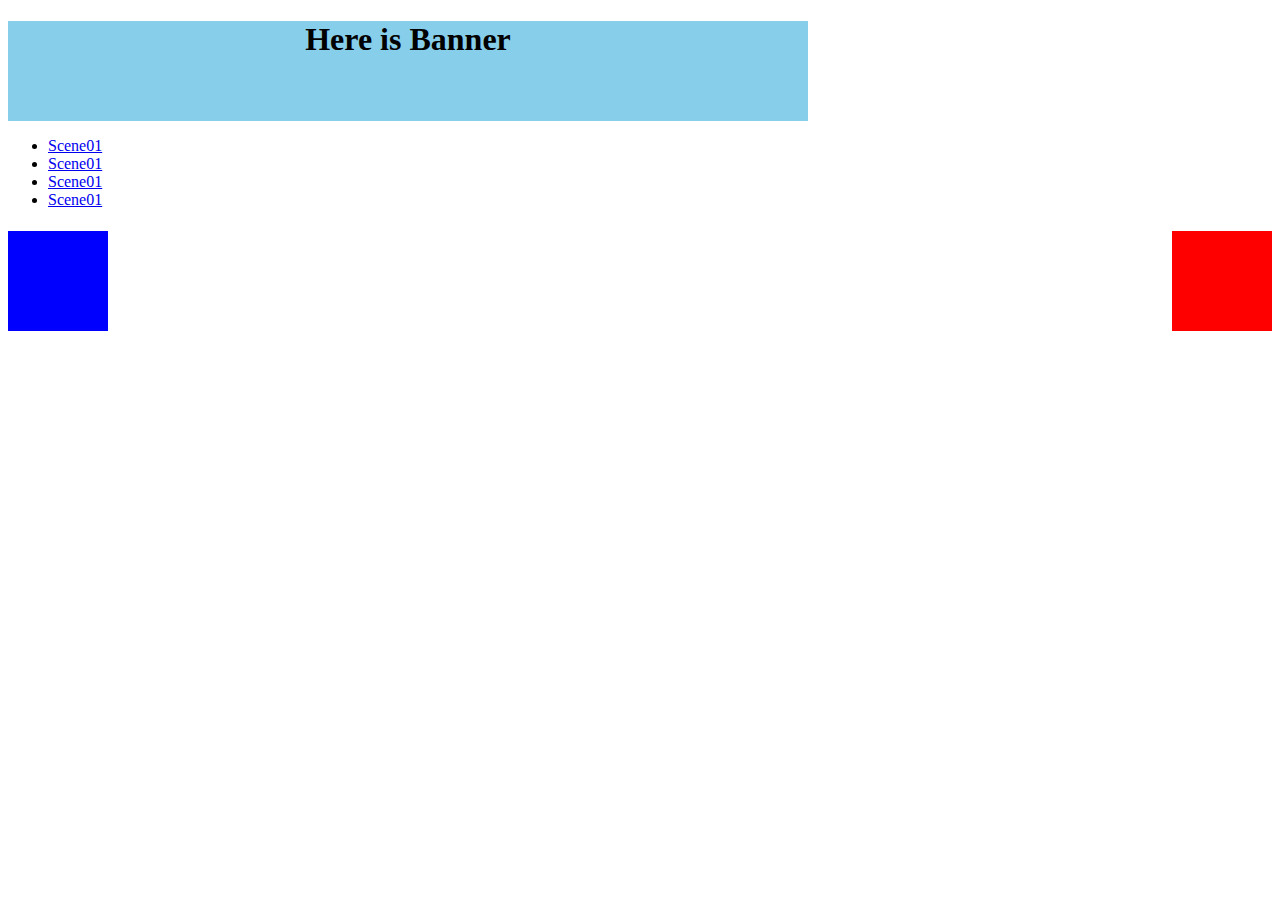
<file:  w2_index.html>
<!DOCTYPE html>
<html lang="en">
<head>
    <meta charset="UTF-8">
    <meta name="viewport" content="width=device-width, initial-scale=1.0">
    <title>Document</title>
    <link rel="stylesheet" href="style.css">
    <style>
        h1{
            text-align:center;
        }
    </style>
</head>
<body>
    <div id="banner"><h1>Here is Banner</h1></div>
    <div id="nav">
        <ul>
            <li><a href="#Scene01">Scene01</a></li>
            <li><a href="#Scene02">Scene01</a></li>
            <li><a href="#Scene03">Scene01</a></li>
            <li><a href="#Scene04">Scene01</a></li>
        </ul>
    </div>
    <div id ="content">
        <section id ="Scene01"> </section>
        <section id ="Scene02"> </section>
        <section id ="Scene03" style="color:blue;text-align:center;"><h1></section>
        <section id ="Scene04"> </section>
    </div>

    <div style="background-color:lightgray;">
    <div style="float:left; width: 100px; height: 100px; background-color: blue;"></div>
    <div style="float:right; width: 100px; height: 100px; background-color: red;"></div>
</div>
</body>
</html>
</file>
<file: as01/style.css>
#banner {
    width: 800px;
    height: 100px;
    background-color: skyblue;
}
#content {
    width: 600px;
}
#footer {
    width: 800px;
    height: 50px;
}
#supporting {
    width: 100px;
    height: 150px;
}

#nav {
    width: 100px;
}
</file>
<file: style.css>
#banner {
    width: 800px;
    height: 100px;
    background-color: skyblue;
}
#content {
    width: 600px;
}
#footer {
    width: 800px;
    height: 50px;
}
#supporting {
    width: 100px;
    height: 150px;
}

#nav {
    width: 100px;
}
</file>
